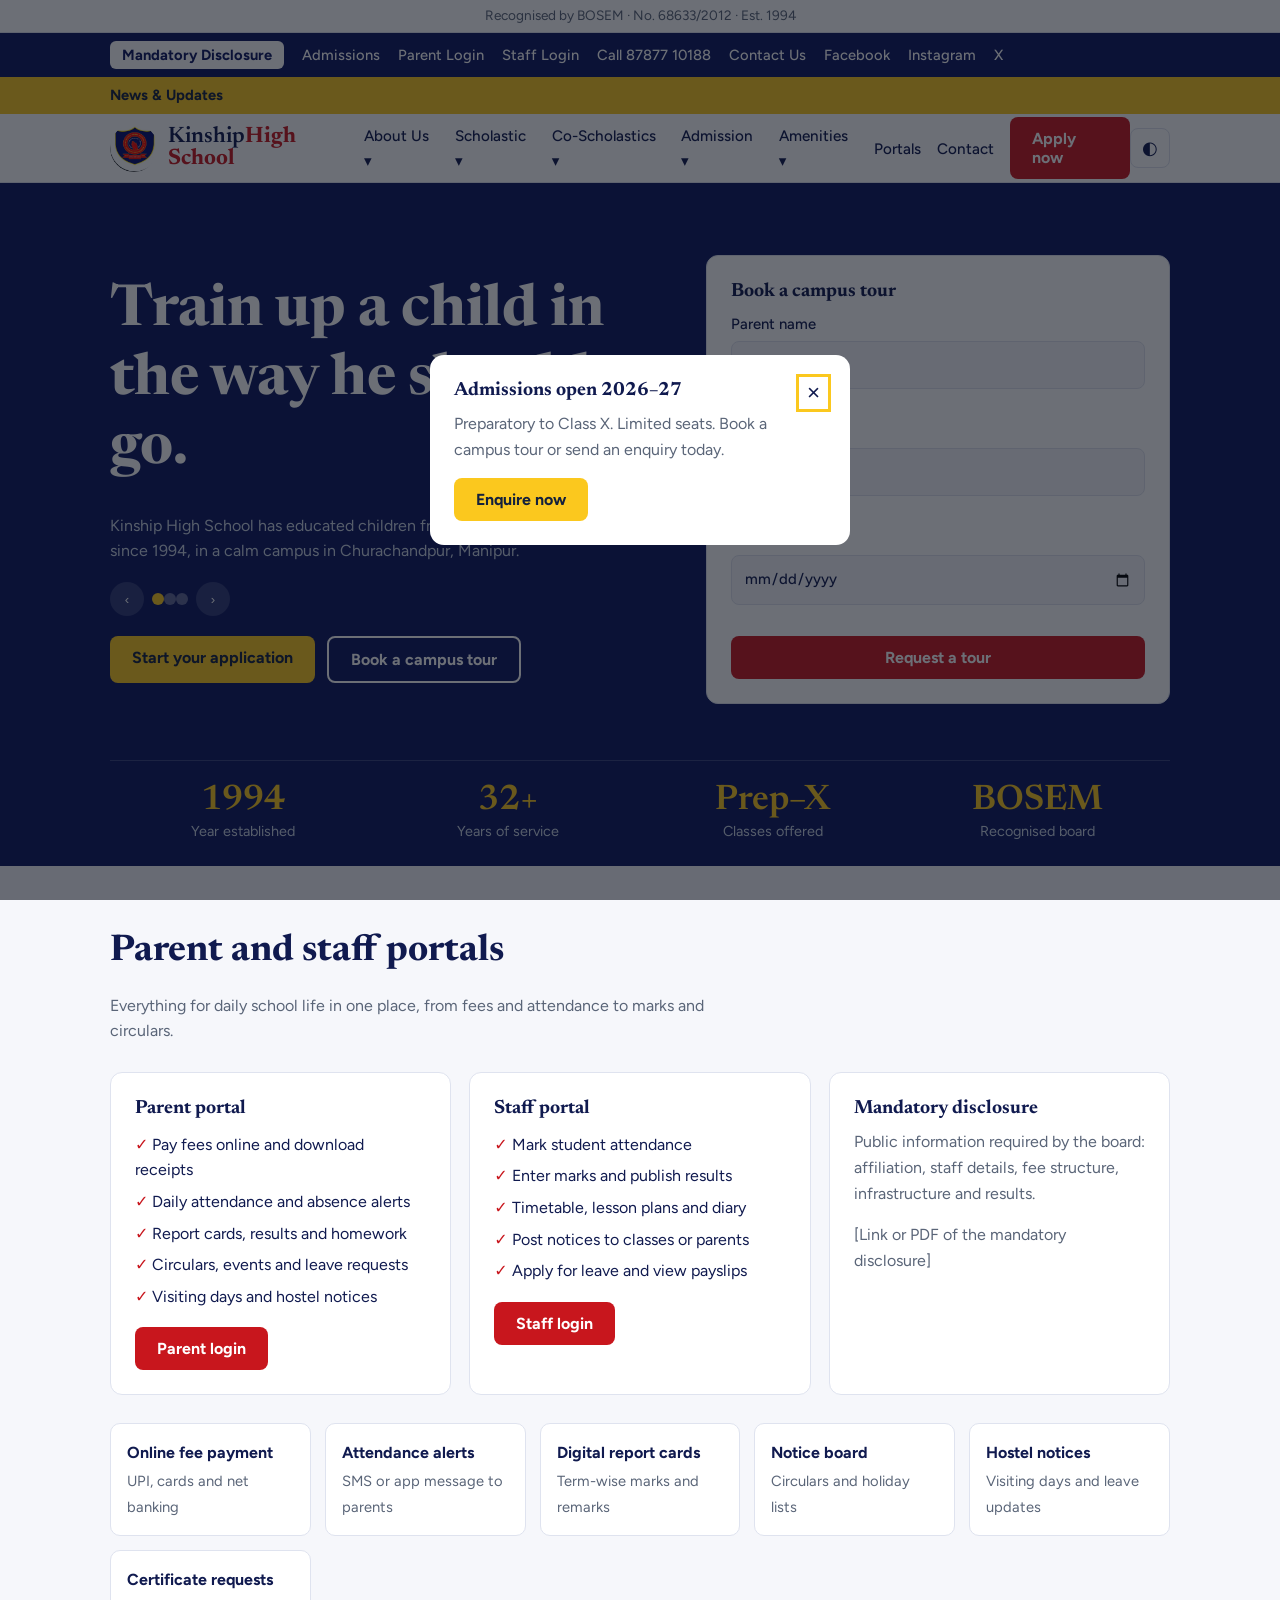
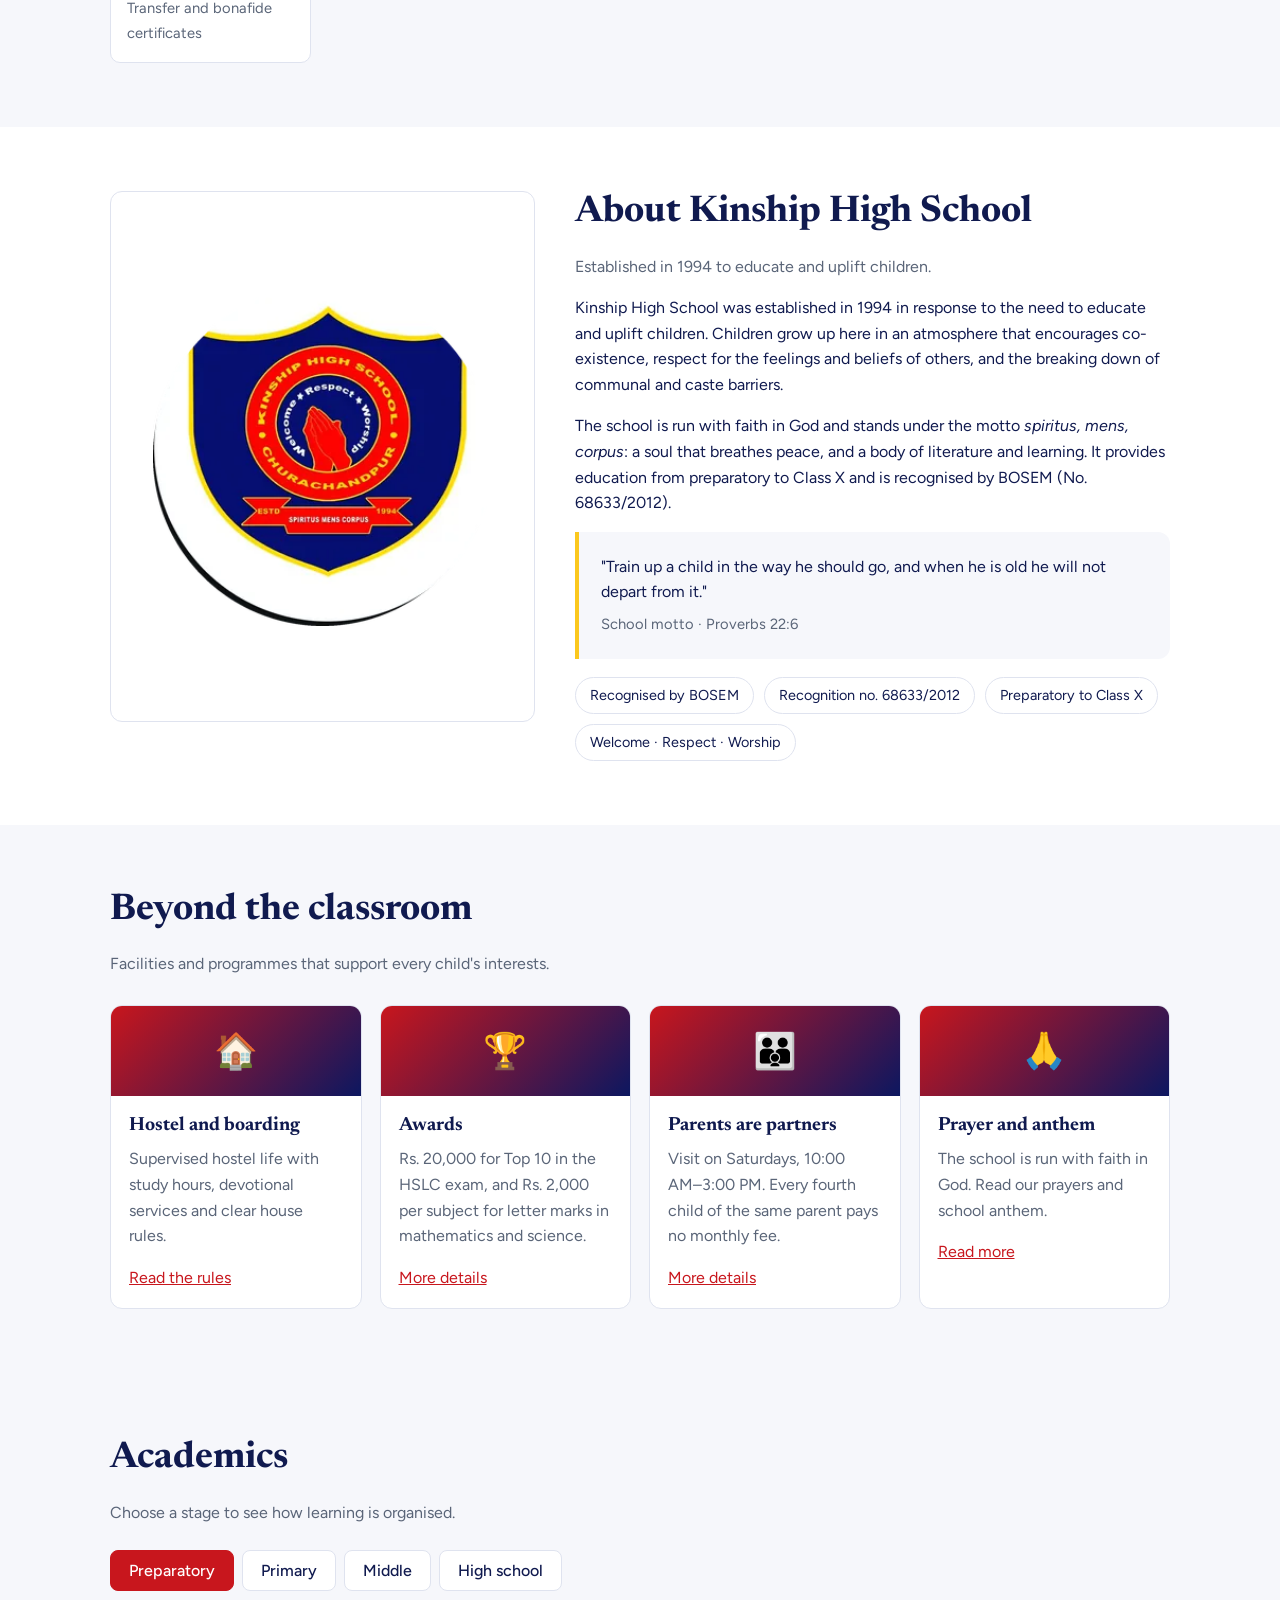
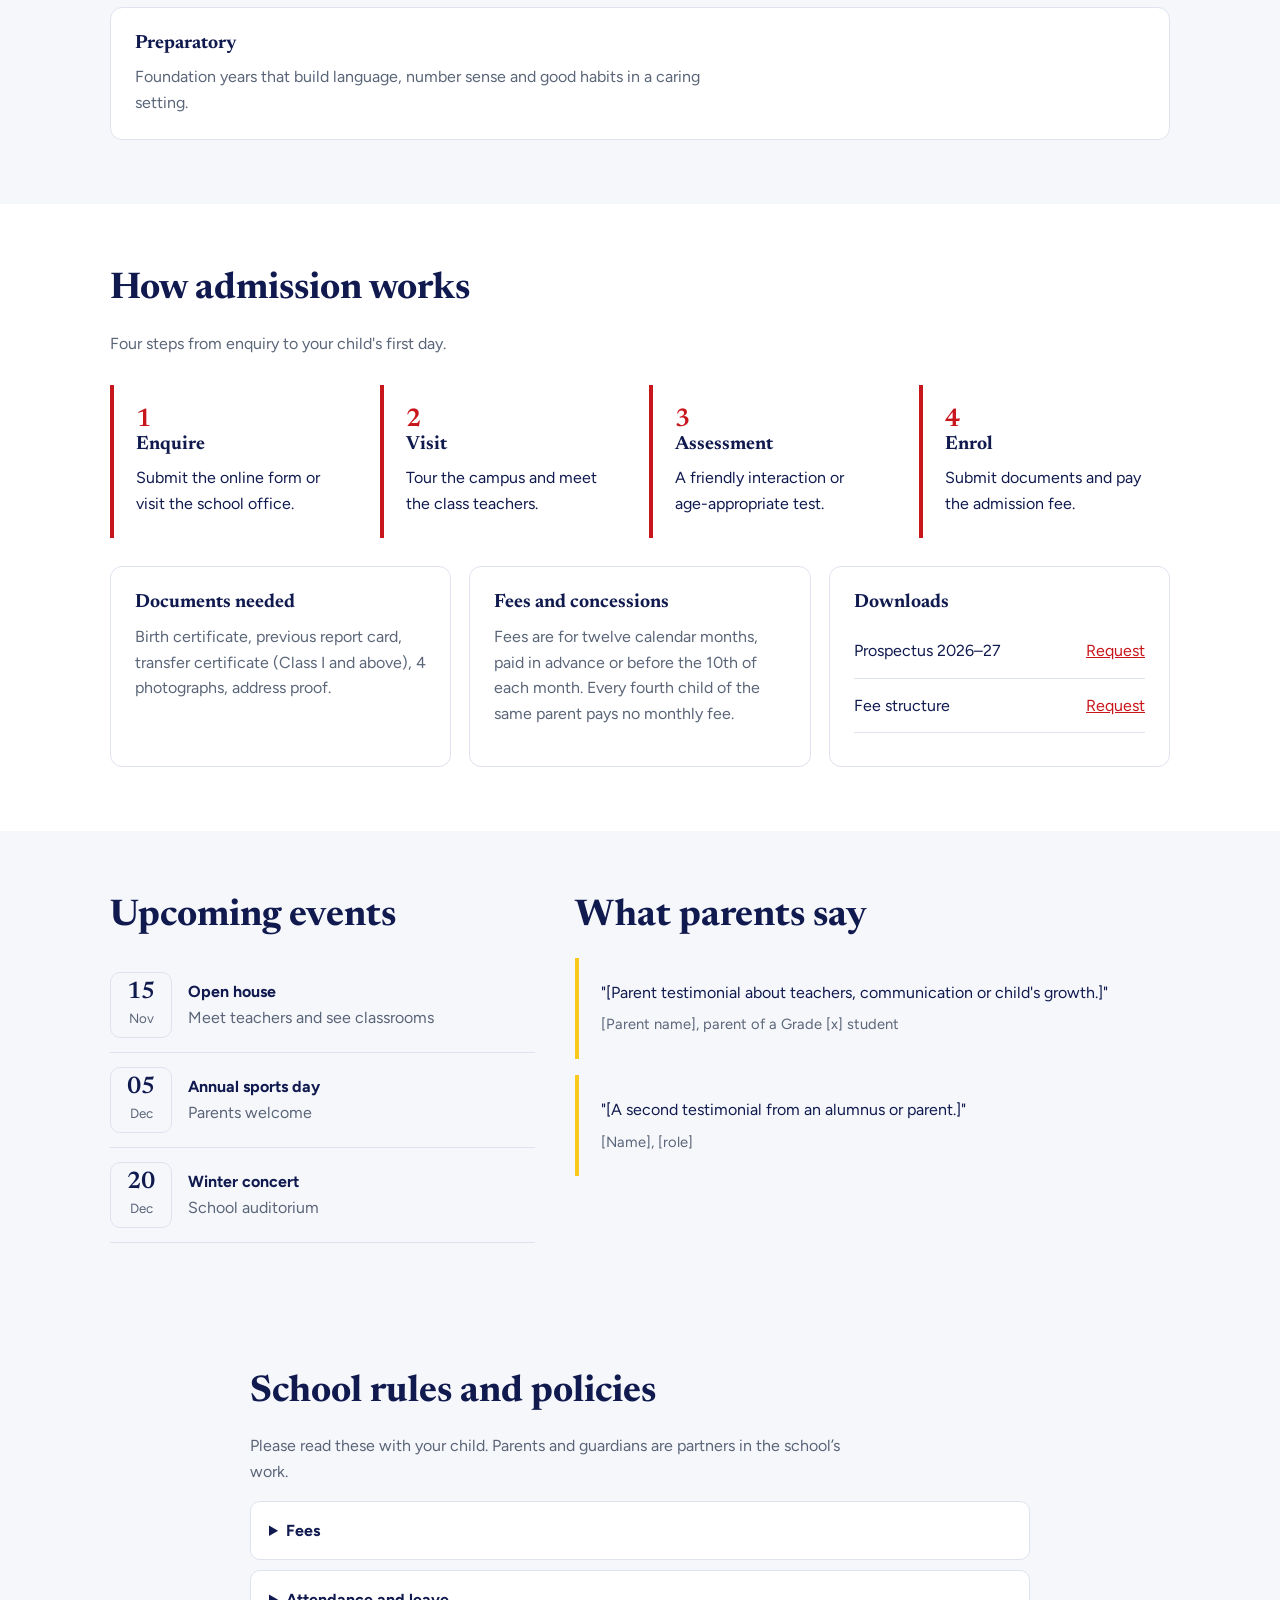
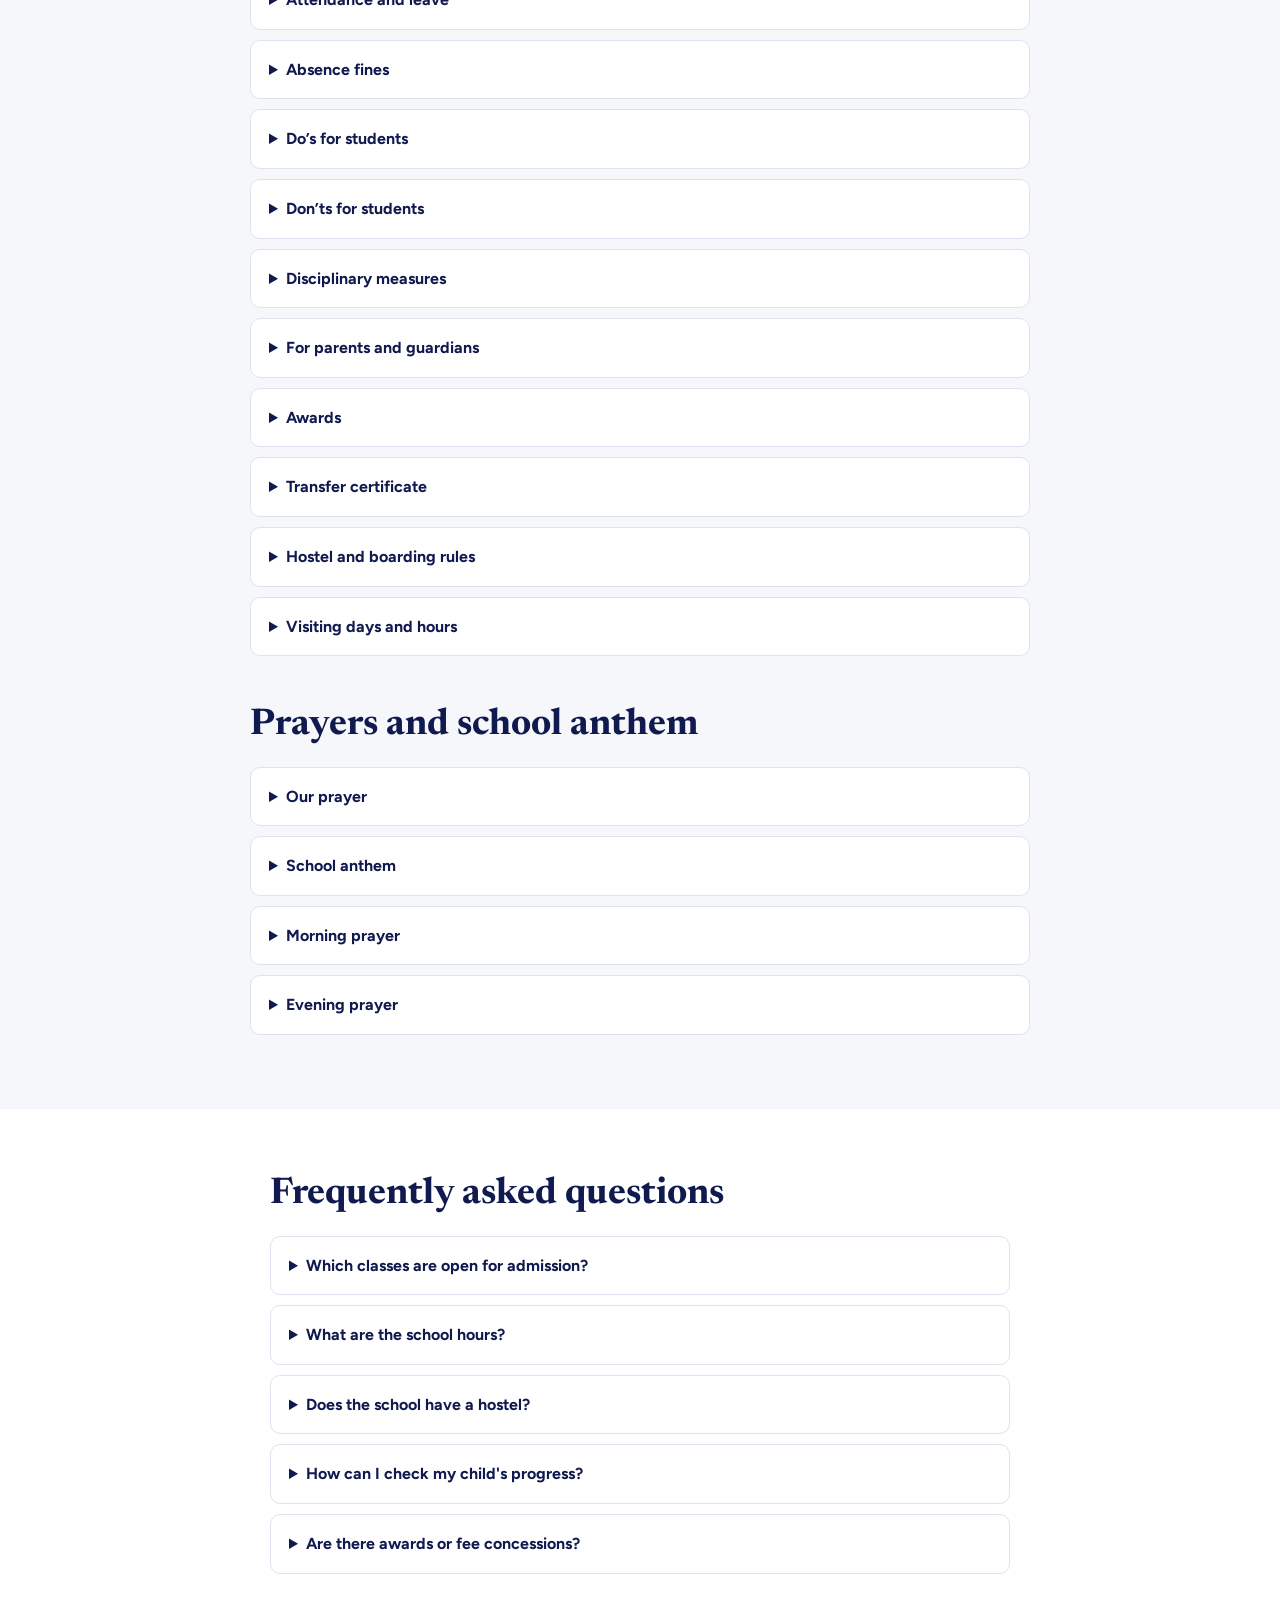
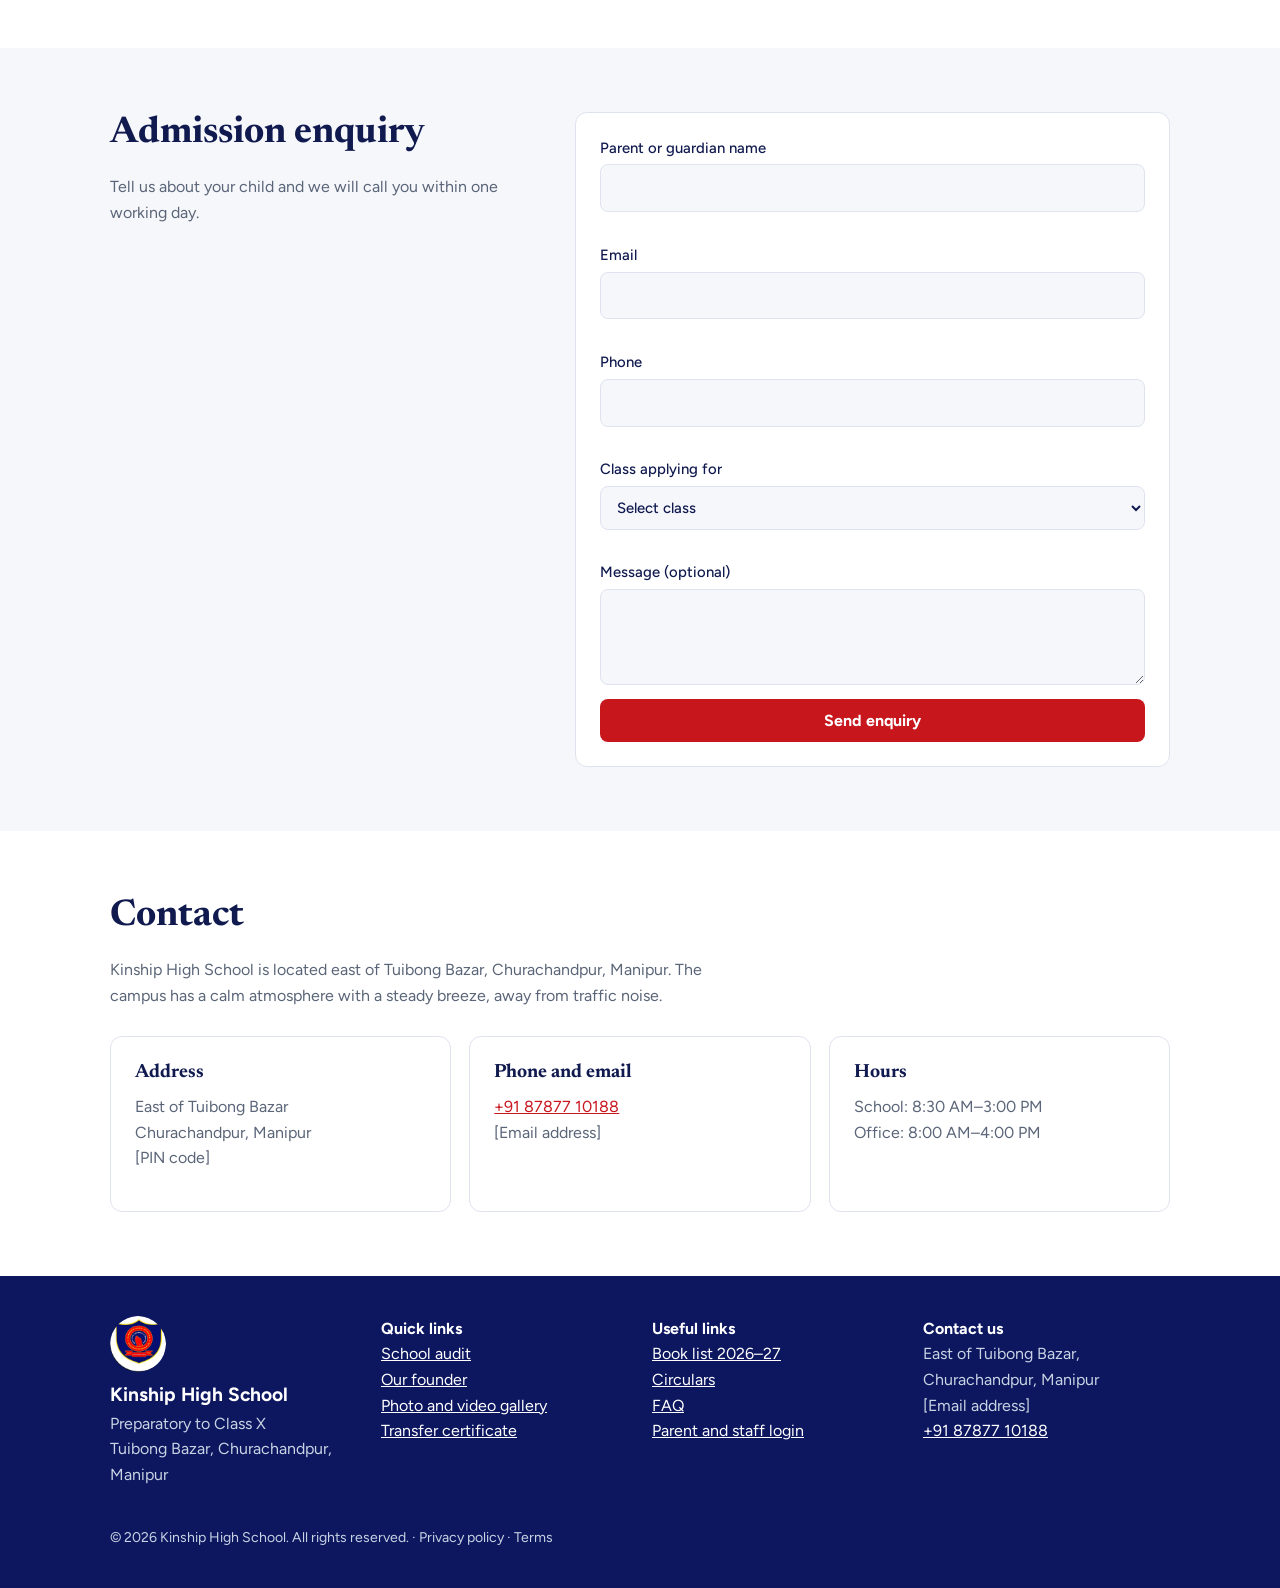
<file: public/assets/aistudio/Kinship_High_School__Churachandpur___Admissions_2026_27_7be7806c.html>
<!DOCTYPE html>
<html lang="en">
<head>
<meta charset="utf-8">
<meta name="viewport" content="width=device-width, initial-scale=1, viewport-fit=cover">
<title>Kinship High School, Churachandpur – Admissions 2026–27</title>
<link href="https://fonts.googleapis.com/css2?family=Figtree:wght@400;500;700&family=Newsreader:wght@500;600&display=swap" rel="stylesheet">
<style>
:root{--bg:#f6f7fb;--surface:#fff;--ink:#101a4f;--muted:#5a6578;--brand:#c8161d;--brand-d:#9e1016;--accent:#fbc81e;--line:#dfe3ef;--hero:#0c1760;--hero-ink:#fff;
box-sizing:border-box;padding-top:env(safe-area-inset-top,0px);padding-bottom:env(safe-area-inset-bottom,0px)}
@media (prefers-color-scheme:dark){:root:not([data-theme="light"]){--bg:#0e1522;--surface:#162033;--ink:#eef2f6;--muted:#a3afc2;--brand:#e03a40;--brand-d:#c42e34;--line:#26324a;--hero:#0a101b}}
:root[data-theme="dark"]{--bg:#0e1522;--surface:#162033;--ink:#eef2f6;--muted:#a3afc2;--brand:#e03a40;--brand-d:#c42e34;--line:#26324a;--hero:#0a101b}
*{box-sizing:border-box}html{scroll-behavior:smooth;scroll-padding-top:90px}
body{margin:0;background:var(--bg);color:var(--ink);font:16px/1.6 Figtree,system-ui,sans-serif}
h1,h2,h3{font-family:Newsreader,Georgia,serif;line-height:1.2;margin:0 0 .5em}
h1{font-size:clamp(2.2rem,6vw,3.6rem)}h2{font-size:clamp(1.7rem,4vw,2.3rem)}h3{font-size:1.2rem}
a{color:var(--brand)}p{margin:0 0 1em}
.wrap{max-width:1100px;margin:0 auto;padding:0 20px}
section{padding:64px 0}.alt{background:var(--surface)}
.lead{color:var(--muted);max-width:60ch}
:focus-visible{outline:3px solid var(--accent);outline-offset:2px}
.btn{display:inline-block;border:0;border-radius:8px;padding:12px 22px;font:700 1rem Figtree,sans-serif;background:var(--brand);color:#fff;text-decoration:none;cursor:pointer}
.btn:hover{background:var(--brand-d)}.btn.ghost{background:transparent;border:2px solid currentColor}
.btn.gold{background:var(--accent);color:#14213d}
.bar{background:var(--accent);color:#14213d;font-size:.92rem;text-align:center;padding:8px 16px}
.bar a{color:#14213d;font-weight:700}
header{position:sticky;top:0;z-index:20;background:var(--surface);border-bottom:1px solid var(--line)}
.nav{display:flex;align-items:center;justify-content:space-between;height:68px}
.logo{font:600 1.4rem Newsreader,serif;color:var(--ink);text-decoration:none;display:flex;align-items:center;gap:10px}.logo img{border-radius:50%;flex:none}@media (max-width:480px){.logo{font-size:1.1rem}}
.logo b{color:var(--brand)}
nav ul{display:flex;gap:22px;list-style:none;margin:0;padding:0;align-items:center}
nav a{color:var(--ink);text-decoration:none;font-weight:500}nav a:hover{color:var(--brand)}
.tools{display:flex;gap:8px;align-items:center}
.icon{background:none;border:1px solid var(--line);color:var(--ink);border-radius:8px;width:40px;height:40px;cursor:pointer;font-size:1.1rem}
#menu{display:none}
@media (max-width:860px){#menu{display:block}nav{position:absolute;left:0;right:0;top:68px;background:var(--surface);border-bottom:1px solid var(--line);display:none}
nav.open{display:block}nav ul{flex-direction:column;align-items:stretch;gap:0;padding:8px 20px}nav li a{display:block;padding:12px 0}}
.hero{background:var(--hero);color:var(--hero-ink);padding:72px 0 0}
.hero .grid{display:grid;grid-template-columns:1.2fr 1fr;gap:40px;align-items:center}
.hero p{color:#c9d3e3;max-width:52ch}.cta{display:flex;gap:12px;flex-wrap:wrap;margin-top:20px}
.hero .btn.ghost{color:#fff}
.card{background:var(--surface);border:1px solid var(--line);border-radius:12px;padding:24px}
.hero .card{color:var(--ink)}
@media (max-width:860px){.hero .grid{grid-template-columns:1fr}}
.stats{display:grid;grid-template-columns:repeat(4,1fr);margin-top:56px;border-top:1px solid rgba(255,255,255,.18)}
.stats div{padding:22px 12px;text-align:center}.stats strong{display:block;font:600 2.2rem Newsreader,serif;color:var(--accent)}
.stats span{color:#c9d3e3;font-size:.9rem}
@media (max-width:600px){.stats{grid-template-columns:repeat(2,1fr)}}
.trust{display:flex;flex-wrap:wrap;gap:10px;margin:18px 0 0;padding:0;list-style:none}
.trust li{border:1px solid var(--line);border-radius:999px;padding:6px 14px;font-size:.9rem;background:var(--surface)}
.two{display:grid;grid-template-columns:1fr 1.4fr;gap:40px;align-items:start}
@media (max-width:860px){.two{grid-template-columns:1fr}}
.portrait{aspect-ratio:4/5;border-radius:12px;background:linear-gradient(160deg,var(--brand),var(--hero));display:grid;place-items:center;color:#fff;font:600 3rem Newsreader,serif}
.cols{display:grid;grid-template-columns:repeat(auto-fit,minmax(240px,1fr));gap:18px;margin-top:28px}
.tabs{display:flex;gap:8px;flex-wrap:wrap;margin:24px 0 16px}
.tab{border:1px solid var(--line);background:var(--surface);color:var(--ink);padding:10px 18px;border-radius:8px;cursor:pointer;font:500 1rem Figtree,sans-serif}
.tab[aria-selected="true"]{background:var(--brand);color:#fff;border-color:var(--brand)}
.steps{counter-reset:s;list-style:none;margin:28px 0 0;padding:0;display:grid;grid-template-columns:repeat(auto-fit,minmax(200px,1fr));gap:18px}
.steps li{counter-increment:s;position:relative;padding:22px;border-left:4px solid var(--brand);background:var(--surface);border-radius:0 12px 12px 0}
.steps li::before{content:counter(s);font:600 1.6rem Newsreader,serif;color:var(--brand);display:block}
.event{display:flex;gap:16px;align-items:center;padding:14px 0;border-bottom:1px solid var(--line)}
.date{min-width:62px;text-align:center;background:var(--bg);border:1px solid var(--line);border-radius:10px;padding:6px}
.date b{display:block;font:600 1.5rem Newsreader,serif;line-height:1.1}.date small{color:var(--muted)}
blockquote{margin:0;padding:22px;background:var(--bg);border-left:4px solid var(--accent);border-radius:0 12px 12px 0}
blockquote footer{color:var(--muted);font-size:.92rem;margin-top:8px}
details{border:1px solid var(--line);border-radius:10px;background:var(--surface);margin-bottom:10px;padding:0 18px}
summary{cursor:pointer;padding:16px 0;font-weight:700}details p{color:var(--muted)}
form{display:grid;gap:14px}label{font-weight:500;font-size:.93rem;display:grid;gap:4px}
input,select,textarea{font:inherit;padding:11px 12px;border:1px solid var(--line);border-radius:8px;background:var(--bg);color:var(--ink);width:100%}
input[aria-invalid="true"],select[aria-invalid="true"]{border-color:#d64545}
.err{color:#d64545;font-size:.85rem;min-height:1em}
.ok{background:#e6f5ef;color:#14604f;border-radius:10px;padding:14px;display:none;font-weight:500}
.dl{display:flex;justify-content:space-between;align-items:center;padding:14px 0;border-bottom:1px solid var(--line)}
footer.site{background:var(--hero);color:#c9d3e3;padding:40px 0 24px}
footer.site a{color:#fff}.fgrid{display:grid;grid-template-columns:repeat(auto-fit,minmax(200px,1fr));gap:24px}
#top{position:fixed;right:16px;bottom:calc(16px + env(safe-area-inset-bottom,0px));display:none;z-index:30}
details ol{margin:0 0 1em;padding-left:22px;color:var(--muted)}details li{margin-bottom:5px}
.hint{background:#fff7e6;color:#6b4a00;border:1px dashed var(--accent);border-radius:8px;padding:10px 14px;font-size:.88rem;margin-bottom:16px}
.util{background:#0c1760;color:#fff;font-size:.92rem}.util .wrap{display:flex;flex-wrap:wrap;gap:6px 18px;align-items:center;justify-content:space-between;padding-top:8px;padding-bottom:8px}
.util a,.util button{color:#fff;text-decoration:none;font:500 .92rem Figtree,sans-serif;background:none;border:0;cursor:pointer;padding:4px 0}
.util .btnrow{display:flex;flex-wrap:wrap;gap:6px 18px;align-items:center}.util .pill{background:#fff;color:#0c1760;border-radius:6px;padding:5px 12px;font-weight:700}
.news{background:var(--accent);color:#14213d;overflow:hidden;font-size:.92rem}.news .wrap{display:flex;gap:12px;align-items:center;padding-top:7px;padding-bottom:7px}
.news b{white-space:nowrap}.tk{overflow:hidden;flex:1}.tk span{display:inline-block;white-space:nowrap;padding-left:100%;animation:tk 30s linear infinite}.tk:hover span{animation-play-state:paused}
@keyframes tk{to{transform:translateX(-100%)}}
.feat{list-style:none;margin:12px 0 18px;padding:0;display:grid;gap:6px}.feat li::before{content:"✓ ";color:var(--brand);font-weight:700}
.tools4{display:grid;grid-template-columns:repeat(auto-fit,minmax(200px,1fr));gap:14px;margin-top:28px}.tools4 div{border:1px solid var(--line);background:var(--surface);border-radius:10px;padding:16px}.tools4 strong{display:block;margin-bottom:2px}.tools4 span{color:var(--muted);font-size:.92rem}
dialog{border:0;border-radius:14px;padding:0;width:min(420px,92vw);background:var(--surface);color:var(--ink)}dialog::backdrop{background:rgba(10,16,27,.6)}
.aff{background:var(--surface);border-bottom:1px solid var(--line);text-align:center;font-size:.85rem;color:var(--muted);padding:5px 12px}
nav ul{gap:16px}nav a{font-size:.95rem}
.dd{position:relative}.dd>a::after{content:" ▾"}
.dd ul{display:none;position:absolute;top:100%;left:0;min-width:220px;background:var(--surface);border:1px solid var(--line);border-radius:10px;padding:8px 0;flex-direction:column;gap:0;align-items:stretch;box-shadow:0 8px 24px rgba(0,0,0,.14)}
.dd:hover>ul,.dd:focus-within>ul{display:flex}.dd ul a{display:block;padding:8px 16px;white-space:nowrap}
@media (max-width:860px){.dd>a::after{content:""}.dd>a{font-weight:700}.dd ul{display:flex;position:static;border:0;box-shadow:none;padding:0 0 6px 14px;min-width:0}.dd ul a{padding:7px 0}}
.slide{display:none}.slide.on{display:block}.sctl{display:flex;gap:8px;align-items:center;margin-top:18px}
.sctl button{background:rgba(255,255,255,.15);color:#fff;border:0;border-radius:50%;width:34px;height:34px;cursor:pointer}
.sctl .dot{width:12px;height:12px;border-radius:50%;background:rgba(255,255,255,.35)}.sctl .dot.on{background:var(--accent)}
.tile{padding:0;overflow:hidden}.tile .band{height:90px;display:grid;place-items:center;font-size:2.2rem;background:linear-gradient(135deg,var(--brand),var(--hero))}.tile .b{padding:18px}
.dlg{padding:24px}.dlg .x{float:right;background:none;border:0;font-size:1.4rem;color:var(--ink);cursor:pointer}
@media (prefers-reduced-motion:reduce){html{scroll-behavior:auto}.tk span{animation:none;padding-left:0;white-space:normal}}
</style>
<link rel="icon" type="image/webp" href="[data-uri]">
</head>
<body>
<div class="aff">Recognised by BOSEM · No. 68633/2012 · Est. 1994</div>
<div class="util"><div class="wrap">
<div class="btnrow"><a class="pill" href="#disclosure">Mandatory Disclosure</a><a href="#admissions">Admissions</a><button data-login="parent">Parent Login</button><button data-login="staff">Staff Login</button><a href="tel:+918787710188">Call 87877 10188</a><a href="#contact">Contact Us</a><a href="#" aria-label="Facebook">Facebook</a><a href="#" aria-label="Instagram">Instagram</a><a href="#" aria-label="X">X</a></div>
</div></div>
<div class="news"><div class="wrap"><b>News &amp; Updates</b><div class="tk"><span>Admissions 2026–27 are open. Campus tours every Saturday. Monthly fees are due in advance or before the 10th of every month.</span></div></div></div>

<header>
<div class="wrap nav">
<a class="logo" href="#top-page"><img src="[data-uri]" alt="Kinship High School logo" width="48" height="48"><span>Kinship<b>High School</b></span></a>
<nav id="nav" aria-label="Main">
<ul>
<li class="dd"><a href="#about">About Us</a><ul><li><a href="#about">About the School</a></li><li><a href="#about">Vision &amp; Mission</a></li><li><a href="#about">Principal's Desk</a></li><li><a href="#events">Awards &amp; Achievements</a></li><li><a href="#rules">School Rules &amp; Policies</a></li></ul></li>
<li class="dd"><a href="#academics">Scholastic</a><ul><li><a href="#academics">School Curriculum</a></li><li><a href="#events">Academic Calendar</a></li><li><a href="#events">List of Holidays</a></li><li><a href="#academics">Assessment Policy</a></li><li><a href="#rules">Attendance &amp; Leave</a></li></ul></li>
<li class="dd"><a href="#events">Co-Scholastics</a><ul><li><a href="#portals">Assignments</a></li><li><a href="#portals">Results</a></li><li><a href="#events">School Events</a></li></ul></li>
<li class="dd"><a href="#admissions">Admission</a><ul><li><a href="#admissions">Admission Criteria</a></li><li><a href="#admissions">Admission Schedule</a></li><li><a href="#enquire">Registration Form</a></li></ul></li>
<li class="dd"><a href="#explore">Amenities</a><ul><li><a href="#explore">Infrastructure</a></li><li><a href="#rules">Hostel &amp; Boarding</a></li><li><a href="#prayers">Prayer &amp; Anthem</a></li></ul></li>
<li><a href="#portals">Portals</a></li><li><a href="#contact">Contact</a></li>
<li><a class="btn" href="#enquire">Apply now</a></li>
</ul>
</nav>
<div class="tools">
<button class="icon" id="theme" aria-label="Toggle dark mode">◐</button>
<button class="icon" id="menu" aria-label="Open menu" aria-expanded="false">☰</button>
</div>
</div>
</header>

<main id="top-page">
<div class="hero">
<div class="wrap">
<div class="grid">
<div>
<div class="slides" aria-live="polite">
<div class="slide on"><h1>Train up a child in the way he should go.</h1><p>Kinship High School has educated children from preparatory to Class X since 1994, in a calm campus in Churachandpur, Manipur.</p></div>
<div class="slide"><h1>Admissions 2026–27 are open.</h1><p>Book a campus tour, meet our teachers and see classrooms in action before you decide.</p></div>
<div class="slide"><h1>Spiritus, mens, corpus.</h1><p>Our motto: a soul that breathes peace, a mind of learning and a sound body.</p></div>
</div>
<div class="sctl"><button id="sprev" aria-label="Previous slide">‹</button><span id="dots"></span><button id="snext" aria-label="Next slide">›</button></div>
<div class="cta"><a class="btn gold" href="#enquire">Start your application</a><a class="btn ghost" href="#tour">Book a campus tour</a></div>
</div>
<div class="card" id="tour">
<h3>Book a campus tour</h3>
<form id="tourForm" novalidate>
<label>Parent name<input name="name" required autocomplete="name"><span class="err"></span></label>
<label>Phone<input name="phone" type="tel" required autocomplete="tel"><span class="err"></span></label>
<label>Preferred date<input name="date" type="date" required><span class="err"></span></label>
<button class="btn" type="submit">Request a tour</button>
<div class="ok" role="status">Thank you. Our admissions team will confirm your tour by phone.</div>
</form>
</div>
</div>
<div class="stats" id="stats">
<div><strong data-n="1994">0</strong><span>Year established</span></div>
<div><strong data-n="32" data-s="+">0</strong><span>Years of service</span></div>
<div><strong>Prep–X</strong><span>Classes offered</span></div>
<div><strong>BOSEM</strong><span>Recognised board</span></div>
</div>
</div>
</div>

<section id="portals">
<div class="wrap">
<h2>Parent and staff portals</h2>
<p class="lead">Everything for daily school life in one place, from fees and attendance to marks and circulars.</p>
<div class="cols">
<div class="card"><h3>Parent portal</h3><ul class="feat"><li>Pay fees online and download receipts</li><li>Daily attendance and absence alerts</li><li>Report cards, results and homework</li><li>Circulars, events and leave requests</li><li>Visiting days and hostel notices</li></ul><button class="btn" data-login="parent">Parent login</button></div>
<div class="card"><h3>Staff portal</h3><ul class="feat"><li>Mark student attendance</li><li>Enter marks and publish results</li><li>Timetable, lesson plans and diary</li><li>Post notices to classes or parents</li><li>Apply for leave and view payslips</li></ul><button class="btn" data-login="staff">Staff login</button></div>
<div class="card" id="disclosure"><h3>Mandatory disclosure</h3><p class="lead">Public information required by the board: affiliation, staff details, fee structure, infrastructure and results.</p><p class="lead">[Link or PDF of the mandatory disclosure]</p></div>
</div>
<div class="tools4">
<div><strong>Online fee payment</strong><span>UPI, cards and net banking</span></div>
<div><strong>Attendance alerts</strong><span>SMS or app message to parents</span></div>
<div><strong>Digital report cards</strong><span>Term-wise marks and remarks</span></div>
<div><strong>Notice board</strong><span>Circulars and holiday lists</span></div>
<div><strong>Hostel notices</strong><span>Visiting days and leave updates</span></div>
<div><strong>Certificate requests</strong><span>Transfer and bonafide certificates</span></div>
</div>
</div>
</section>

<section class="alt" id="about">
<div class="wrap two">
<div><div class="portrait" style="background:var(--surface);border:1px solid var(--line)"><img src="[data-uri]" alt="Kinship High School emblem" style="width:80%;height:auto"></div></div>
<div>
<h2>About Kinship High School</h2>
<p class="lead">Established in 1994 to educate and uplift children.</p>
<p>Kinship High School was established in 1994 in response to the need to educate and uplift children. Children grow up here in an atmosphere that encourages co-existence, respect for the feelings and beliefs of others, and the breaking down of communal and caste barriers.</p>
<p>The school is run with faith in God and stands under the motto <em>spiritus, mens, corpus</em>: a soul that breathes peace, and a body of literature and learning. It provides education from preparatory to Class X and is recognised by BOSEM (No. 68633/2012).</p>
<blockquote>"Train up a child in the way he should go, and when he is old he will not depart from it."<footer>School motto · Proverbs 22:6</footer></blockquote>
<ul class="trust">
<li>Recognised by BOSEM</li><li>Recognition no. 68633/2012</li><li>Preparatory to Class X</li><li>Welcome · Respect · Worship</li>
</ul>
</div>
</div>
</section>

<section id="explore">
<div class="wrap">
<h2>Beyond the classroom</h2>
<p class="lead">Facilities and programmes that support every child's interests.</p>
<div class="cols">
<div class="card tile"><div class="band">🏠</div><div class="b"><h3>Hostel and boarding</h3><p class="lead">Supervised hostel life with study hours, devotional services and clear house rules.</p><a href="#rules">Read the rules</a></div></div>
<div class="card tile"><div class="band">🏆</div><div class="b"><h3>Awards</h3><p class="lead">Rs. 20,000 for Top 10 in the HSLC exam, and Rs. 2,000 per subject for letter marks in mathematics and science.</p><a href="#rules">More details</a></div></div>
<div class="card tile"><div class="band">👪</div><div class="b"><h3>Parents are partners</h3><p class="lead">Visit on Saturdays, 10:00 AM–3:00 PM. Every fourth child of the same parent pays no monthly fee.</p><a href="#rules">More details</a></div></div>
<div class="card tile"><div class="band">🙏</div><div class="b"><h3>Prayer and anthem</h3><p class="lead">The school is run with faith in God. Read our prayers and school anthem.</p><a href="#prayers">Read more</a></div></div>
</div>
</div>
</section>

<section id="academics">
<div class="wrap">
<h2>Academics</h2>
<p class="lead">Choose a stage to see how learning is organised.</p>
<div class="tabs" role="tablist" aria-label="School stages">
<button class="tab" role="tab" aria-selected="true" data-t="0">Preparatory</button>
<button class="tab" role="tab" aria-selected="false" data-t="1">Primary</button>
<button class="tab" role="tab" aria-selected="false" data-t="2">Middle</button>
<button class="tab" role="tab" aria-selected="false" data-t="3">High school</button>
</div>
<div class="card" id="tabpanel" role="tabpanel" aria-live="polite"></div>
</div>
</section>

<section class="alt" id="admissions">
<div class="wrap">
<h2>How admission works</h2>
<p class="lead">Four steps from enquiry to your child's first day.</p>
<ol class="steps">
<li><h3>Enquire</h3>Submit the online form or visit the school office.</li>
<li><h3>Visit</h3>Tour the campus and meet the class teachers.</li>
<li><h3>Assessment</h3>A friendly interaction or age-appropriate test.</li>
<li><h3>Enrol</h3>Submit documents and pay the admission fee.</li>
</ol>
<div class="cols">
<div class="card"><h3>Documents needed</h3><p class="lead">Birth certificate, previous report card, transfer certificate (Class I and above), 4 photographs, address proof.</p></div>
<div class="card"><h3>Fees and concessions</h3><p class="lead">Fees are for twelve calendar months, paid in advance or before the 10th of each month. Every fourth child of the same parent pays no monthly fee.</p></div>
<div class="card"><h3>Downloads</h3>
<div class="dl"><span>Prospectus 2026–27</span><a href="#contact">Request</a></div>
<div class="dl"><span>Fee structure</span><a href="#contact">Request</a></div>
</div>
</div>
</div>
</section>

<section id="events">
<div class="wrap two">
<div>
<h2>Upcoming events</h2>
<div class="event"><div class="date"><b>15</b><small>Nov</small></div><div><strong>Open house</strong><br><span class="lead">Meet teachers and see classrooms</span></div></div>
<div class="event"><div class="date"><b>05</b><small>Dec</small></div><div><strong>Annual sports day</strong><br><span class="lead">Parents welcome</span></div></div>
<div class="event"><div class="date"><b>20</b><small>Dec</small></div><div><strong>Winter concert</strong><br><span class="lead">School auditorium</span></div></div>
</div>
<div>
<h2>What parents say</h2>
<blockquote>"[Parent testimonial about teachers, communication or child's growth.]"<footer>[Parent name], parent of a Grade [x] student</footer></blockquote>
<p></p>
<blockquote>"[A second testimonial from an alumnus or parent.]"<footer>[Name], [role]</footer></blockquote>
</div>
</div>
</section>

<section id="rules">
<div class="wrap" style="max-width:820px">
<h2>School rules and policies</h2>
<p class="lead">Please read these with your child. Parents and guardians are partners in the school’s work.</p>
<details><summary>Fees</summary><p>School fees are charged for twelve calendar months. Pay in advance or before the 10th of every month. Fees may be revised from time to time.</p></details>
<details><summary>Attendance and leave</summary><ol><li>A regular student must attend at least 90% of school days.</li><li>In case of sickness, send an application with a medical certificate and report the cause to the Academic Dean.</li><li>A student absent for 5 consecutive days in a month without permission will be expelled without prior notice.</li><li>Students below 90% attendance cannot sit for the promotion exam.</li></ol></details>
<details><summary>Absence fines</summary><p>Preparatory–I: Rs. 10 per day<br>Class II–V: Rs. 20 per day<br>Class VI–VIII: Rs. 30 per day<br>Class IX–X: Rs. 50 per day</p></details>
<details><summary>Do’s for students</summary><ol><li>Come on time, well groomed, in proper uniform and polished shoes.</li><li>Be regular and never late.</li><li>Speak in English on the school premises and during travel.</li><li>Keep classrooms and the premises clean and tidy.</li><li>Switch off fans and lights after use.</li><li>Be courteous and respectful to parents, teachers, elders, friends and classmates.</li><li>Be fair and honest at work.</li><li>Complete work on time and respect deadlines.</li><li>Bring proper materials: pen, pencil, paper and books.</li></ol></details>
<details><summary>Don’ts for students</summary><ol><li>Do not be irregular or bunk classes.</li><li>Do not use abusive language.</li><li>Do not damage school property.</li><li>Do not bring mobiles, iPods, tablets or other gadgets. They are strictly prohibited.</li><li>Do not wear expensive or gold jewellery.</li><li>Do not bring chewing gum, or chocolates in bulk.</li><li>Do not get into physical fights or bullying.</li><li>Do not sit on tables and desks.</li><li>Do not make loud noise or create confusion in the school building.</li><li>Do not eat in class, on the stage or in corridors.</li><li>Students may not meet parents or guardians during class hours.</li><li>Boys must keep hair short, above the collar and the ear.</li></ol></details>
<details><summary>Disciplinary measures</summary><ol><li>Indiscipline, insubordination, interfering in administration, or disrespect for any teacher, religion or community invites immediate action, including suspension or dismissal.</li><li>Alcohol, drugs, smoking, paan and tobacco are strictly forbidden, anytime and anywhere. The usual action is suspension or dismissal.</li><li>Forging signatures and stealing are serious offences and may result in suspension or dismissal.</li><li>Serious misbehaviour that brings discredit to the school can lead to suspension or dismissal, even outside the school premises.</li><li>Students who leave or are dismissed are not normally re-admitted.</li><li>Any damage to property must be made good by the student concerned.</li><li>Meetings, collections, unions or organisations, and class-wise picnics are strictly prohibited.</li></ol></details>
<details><summary>For parents and guardians</summary><ol><li>Parents may not meet their wards during class hours without permission from the school authority.</li><li>Parents are always welcome to discuss their child’s progress with the Principal or Vice-Principal.</li><li>Every fourth child of the same parent pays no monthly fee.</li></ol><p>The support of parents is essential to the school’s work. Please send children regularly, on time, in full uniform, with neat books and a tidy appearance.</p></details>
<details><summary>Awards</summary><ol><li>Top 10 students in the HSLC exam receive Rs. 20,000.</li><li>Students with letter marks in mathematics and science in the HSLC exam receive Rs. 2,000 per subject.</li><li>The class topper (Preparatory–IX) of the year receives sponsored tuition fees the next year.</li></ol></details>
<details><summary>Transfer certificate</summary><p>A transfer certificate is issued one day after a written request from the parent or guardian, on payment of Rs. 1,000. Students leaving during the term must pay tuition fees for the whole year.</p></details>
<details><summary>Hostel and boarding rules</summary><ol><li>Arrive on the fixed date. A fine applies for late arrival.</li><li>Bring your own luggage: Bible, mosquito net, blanket, box, utensils, uniforms, bucket and personal lamp.</li><li>Speak only English within the compound.</li><li>Boys and girls may not sit together. Harsh words and a challenging tone toward each other or the wardens are not allowed.</li><li>Keep pocket money in the office, not with you.</li><li>The school is not responsible for lost goods. Mark all belongings with your name and registration number. Checks may happen at any time.</li><li>A medical fee of Rs. 100 per student is compulsory.</li><li>Quarrelling, fighting, forming parties and inciting communal feelings are forbidden and can lead to suspension or dismissal.</li><li>No funny dress, long hair for boys, costly ornaments, cosmetics, transparent or thin dresses, eyebrow work, lipstick or rings.</li><li>Disturbance after lights off, stealing, borrowing or lending things, smoking, tobacco and drinking lead to disciplinary action or dismissal.</li><li>Love affairs and exchanging love or friendly letters are not allowed.</li><li>Visitors, friends, relatives and parents may be met only with permission from the head in charge.</li><li>Sunday devotional service, social work and P.T. are compulsory.</li><li>The school and hostel are not responsible for accidents to students who go outside the compound without permission.</li><li>A student who leaves the hostel (except on medical grounds with a doctor’s proof) must pay hostel fees for the whole year.</li><li>Doors are closed during school hours (8:30 AM–2:30 PM), study hours and chapel services.</li><li>Late return on the given date and time costs Rs. 100 per day. Everyone must submit the exit form to the warden.</li></ol></details>
<details><summary>Visiting days and hours</summary><p>Students may not meet parents and relatives during class hours. Parents and guardians may visit their children every Saturday, 10:00 AM to 3:00 PM only.</p></details>
<h2 id="prayers" style="margin-top:48px">Prayers and school anthem</h2>
<details><summary>Our prayer</summary><p>Our Father, who art in heaven, hallowed be thy name; thy kingdom come; thy will be done; on earth as it is in heaven. Give us this day our daily bread. And forgive us our trespasses, as we forgive those who trespass against us. And lead us not into temptation; but deliver us from the evil one. For thine is the kingdom, the power and the glory, for ever and ever. Amen.</p></details>
<details><summary>School anthem</summary><p>Behold the Kinshipians’ destinies ahead,<br>March on with zeal for the best education.<br>Let our light shine across the land,<br>From thine blessed Kinship High School,<br>Step up each day to learn the truth;<br>The truth of God and his wonders.<br>Diversification yet here we converge,<br>Striving for the best foundation.<br>Though trials and foes are around,<br>Jesus takes the lead.<br>Struggling for the concealed wisdom,<br>With spiritus, mens, corpus.<br>With our heart and soul we proclaim our motto:<br>To train up a child in the way he should go.</p></details>
<details><summary>Morning prayer</summary><p>Gracious Heavenly Father, we thank thee for blessing and bringing us together to our school again. Bless our school and beloved teachers, and give us knowledge, wisdom and understanding. We commit this day into thy mighty hand. We pray in the name of our Lord and Saviour Jesus Christ. Amen.</p></details>
<details><summary>Evening prayer</summary><p>Almighty merciful Father, we thank thee for helping and protecting us throughout the day. We give thanks to thee for watching over and hearing our humble prayer. Lord, lead us safely to our respective homes and bring us back to our school tomorrow. Protect us from all harms and dangers. In Jesus’ name we pray. Amen.</p></details>
</div>
</section>

<section class="alt" id="faq">
<div class="wrap" style="max-width:780px">
<h2>Frequently asked questions</h2>
<details><summary>Which classes are open for admission?</summary><p>Admissions are open from Preparatory to Class X, subject to seat availability.</p></details>
<details><summary>What are the school hours?</summary><p>School hours are 8:30 AM to 3:00 PM. The office is open 8:00 AM to 4:00 PM.</p></details>
<details><summary>Does the school have a hostel?</summary><p>Yes. Hostel and boarding facilities are available, with their own rules. See School rules and policies above.</p></details>
<details><summary>How can I check my child's progress?</summary><p>Parents are always welcome to discuss their child’s progress with the Principal or Vice-Principal.</p></details>
<details><summary>Are there awards or fee concessions?</summary><p>Every fourth child of the same parent pays no monthly fee. Top students receive cash awards, and class toppers (Preparatory–IX) get sponsored tuition fees the next year.</p></details>
</div>
</section>

<section id="enquire">
<div class="wrap two">
<div>
<h2>Admission enquiry</h2>
<p class="lead">Tell us about your child and we will call you within one working day.</p>
</div>
<div class="card">
<form id="enqForm" novalidate>
<label>Parent or guardian name<input name="name" required autocomplete="name"><span class="err"></span></label>
<label>Email<input name="email" type="email" required autocomplete="email"><span class="err"></span></label>
<label>Phone<input name="phone" type="tel" required autocomplete="tel"><span class="err"></span></label>
<label>Class applying for
<select name="cls" required><option value="">Select class</option><option>Preparatory</option><option>Class I–V</option><option>Class VI–VIII</option><option>Class IX–X</option></select><span class="err"></span></label>
<label>Message (optional)<textarea name="msg" rows="3"></textarea></label>
<button class="btn" type="submit">Send enquiry</button>
<div class="ok" role="status">Thank you. We have received your enquiry and will call you soon.</div>
</form>
</div>
</div>
</section>

<section class="alt" id="contact">
<div class="wrap">
<h2>Contact</h2>
<p class="lead">Kinship High School is located east of Tuibong Bazar, Churachandpur, Manipur. The campus has a calm atmosphere with a steady breeze, away from traffic noise.</p>
<div class="cols">
<div class="card"><h3>Address</h3><p class="lead">East of Tuibong Bazar<br>Churachandpur, Manipur<br>[PIN code]</p></div>
<div class="card"><h3>Phone and email</h3><p class="lead"><a href="tel:+918787710188">+91 87877 10188</a><br>[Email address]</p></div>
<div class="card"><h3>Hours</h3><p class="lead">School: 8:30 AM–3:00 PM<br>Office: 8:00 AM–4:00 PM</p></div>
</div>
</div>
</section>
</main>

<footer class="site">
<div class="wrap">
<div class="fgrid">
<div><img src="[data-uri]" alt="" width="56" height="56" style="border-radius:50%;display:block;margin-bottom:8px"><strong style="color:#fff;font-size:1.2rem">Kinship High School</strong><p>Preparatory to Class X<br>Tuibong Bazar, Churachandpur, Manipur</p></div>
<div><strong style="color:#fff">Quick links</strong><br><a href="#contact">School audit</a><br><a href="#about">Our founder</a><br><a href="#events">Photo and video gallery</a><br><a href="#contact">Transfer certificate</a></div>
<div><strong style="color:#fff">Useful links</strong><br><a href="#contact">Book list 2026–27</a><br><a href="#events">Circulars</a><br><a href="#faq">FAQ</a><br><a href="#portals">Parent and staff login</a></div>
<div><strong style="color:#fff">Contact us</strong><br>East of Tuibong Bazar, Churachandpur, Manipur<br>[Email address]<br><a href="tel:+918787710188">+91 87877 10188</a></div>
</div>
<p style="margin-top:24px;font-size:.88rem">© 2026 Kinship High School. All rights reserved. · Privacy policy · Terms</p>
</div>
</footer>
<dialog id="notice" aria-labelledby="ntitle"><div class="dlg"><button class="x" id="nclose" aria-label="Close">×</button><h3 id="ntitle">Admissions open 2026–27</h3><p class="lead">Preparatory to Class X. Limited seats. Book a campus tour or send an enquiry today.</p><a class="btn gold" href="#enquire" id="ngo">Enquire now</a></div></dialog>
<dialog id="login" aria-labelledby="ltitle"><div class="dlg">
<button class="x" id="lclose" aria-label="Close">×</button>
<h3 id="ltitle">Parent login</h3>
<form id="lform" novalidate>
<label><span id="lid">Admission number</span><input name="id" required autocomplete="username"><span class="err"></span></label>
<label>Password<input name="pw" type="password" required autocomplete="current-password"><span class="err"></span></label>
<button class="btn" type="submit">Log in</button>
<div class="ok" id="lmsg" role="status"></div>
<a href="#contact" id="lforgot">Forgot password? Contact the school office.</a>
</form></div></dialog>
<button class="btn" id="top" aria-label="Back to top">↑</button>

<script>
(function(){
var root=document.documentElement;
try{var t=localStorage.getItem('theme');if(t)root.setAttribute('data-theme',t)}catch(e){}
document.getElementById('theme').onclick=function(){
var dark=root.getAttribute('data-theme')==='dark'||(!root.getAttribute('data-theme')&&matchMedia('(prefers-color-scheme: dark)').matches);
var n=dark?'light':'dark';root.setAttribute('data-theme',n);try{localStorage.setItem('theme',n)}catch(e){}};

var nav=document.getElementById('nav'),mb=document.getElementById('menu');
mb.onclick=function(){var o=nav.classList.toggle('open');mb.setAttribute('aria-expanded',o)};
nav.addEventListener('click',function(e){if(e.target.tagName==='A'){nav.classList.remove('open');mb.setAttribute('aria-expanded','false')}});

var tabs={0:['Preparatory','Foundation years that build language, number sense and good habits in a caring setting.'],
1:['Primary','Strong basics in reading, writing and mathematics, with values and moral education.'],
2:['Middle','Deeper study of science, social studies and languages, with regular assessment and feedback.'],
3:['High school (up to Class X)','Focused preparation for the Class X board examination, with guidance and mentoring.']};
var panel=document.getElementById('tabpanel');
function show(i){panel.innerHTML='<h3>'+tabs[i][0]+'</h3><p class="lead" style="margin:0">'+tabs[i][1]+'</p>'}
show(0);
document.querySelectorAll('.tab').forEach(function(b){b.onclick=function(){
document.querySelectorAll('.tab').forEach(function(x){x.setAttribute('aria-selected','false')});
b.setAttribute('aria-selected','true');show(b.dataset.t)}});

function count(el){var n=+el.dataset.n,s=el.dataset.s||'',st=null;
if(matchMedia('(prefers-reduced-motion: reduce)').matches||n>1900){el.textContent=n+s;return}
function f(ts){st=st||ts;var p=Math.min((ts-st)/1200,1);el.textContent=Math.round(n*p)+s;if(p<1)requestAnimationFrame(f)}
requestAnimationFrame(f)}
var els=document.querySelectorAll('[data-n]');
if('IntersectionObserver' in window){var io=new IntersectionObserver(function(en){en.forEach(function(e){if(e.isIntersecting){count(e.target);io.unobserve(e.target)}})});els.forEach(function(e){io.observe(e)})}
else els.forEach(count);

function validate(form){var ok=true;
form.querySelectorAll('[required]').forEach(function(f){var m='',v=f.value.trim();
if(!v)m='This field is required.';
else if(f.type==='email'&&!/^[^@\s]+@[^@\s]+\.[^@\s]+$/.test(v))m='Enter a valid email address.';
else if(f.type==='tel'&&v.replace(/\D/g,'').length<7)m='Enter a valid phone number.';
var er=f.parentNode.querySelector('.err');if(er)er.textContent=m;
f.setAttribute('aria-invalid',m?'true':'false');if(m)ok=false});return ok}
['tourForm','enqForm'].forEach(function(id){var f=document.getElementById(id);
f.addEventListener('submit',function(e){e.preventDefault();
if(validate(f)){f.querySelector('.ok').style.display='block';f.reset()}})});

var sl=document.querySelectorAll('.slide'),dots=document.getElementById('dots'),si=0,timer;
sl.forEach(function(_,i){var d=document.createElement('button');d.className='dot';d.setAttribute('aria-label','Slide '+(i+1));d.onclick=function(){go(i,true)};dots.appendChild(d)});
function go(i,manual){si=(i+sl.length)%sl.length;sl.forEach(function(s,k){s.classList.toggle('on',k===si);dots.children[k].classList.toggle('on',k===si)});if(manual)clearInterval(timer)}
go(0);document.getElementById('sprev').onclick=function(){go(si-1,true)};document.getElementById('snext').onclick=function(){go(si+1,true)};
if(!matchMedia('(prefers-reduced-motion: reduce)').matches)timer=setInterval(function(){go(si+1)},6000);
var nd=document.getElementById('notice');
document.getElementById('nclose').onclick=function(){nd.close()};document.getElementById('ngo').onclick=function(){nd.close()};
try{if(!sessionStorage.getItem('seen')){sessionStorage.setItem('seen','1');setTimeout(function(){if(nd.showModal)nd.showModal()},900)}}catch(e){}
var dlg=document.getElementById('login'),lf=document.getElementById('lform');
document.querySelectorAll('[data-login]').forEach(function(b){b.addEventListener('click',function(){
var p=b.dataset.login==='parent';
document.getElementById('ltitle').textContent=p?'Parent login':'Staff login';
document.getElementById('lid').textContent=p?'Admission number':'Employee ID';
lf.reset();lf.querySelector('.ok').style.display='none';
if(dlg.showModal)dlg.showModal();else dlg.setAttribute('open','')})});
document.getElementById('lclose').onclick=function(){dlg.close()};
lf.addEventListener('submit',function(e){e.preventDefault();
if(validate(lf)){var m=document.getElementById('lmsg');m.textContent='Login is not connected yet. Your school office will activate this portal.';m.style.display='block'}});
var top=document.getElementById('top');
addEventListener('scroll',function(){top.style.display=scrollY>600?'block':'none'});
top.onclick=function(){scrollTo({top:0})};
})();
</script>
</body>
</html>
</file>
